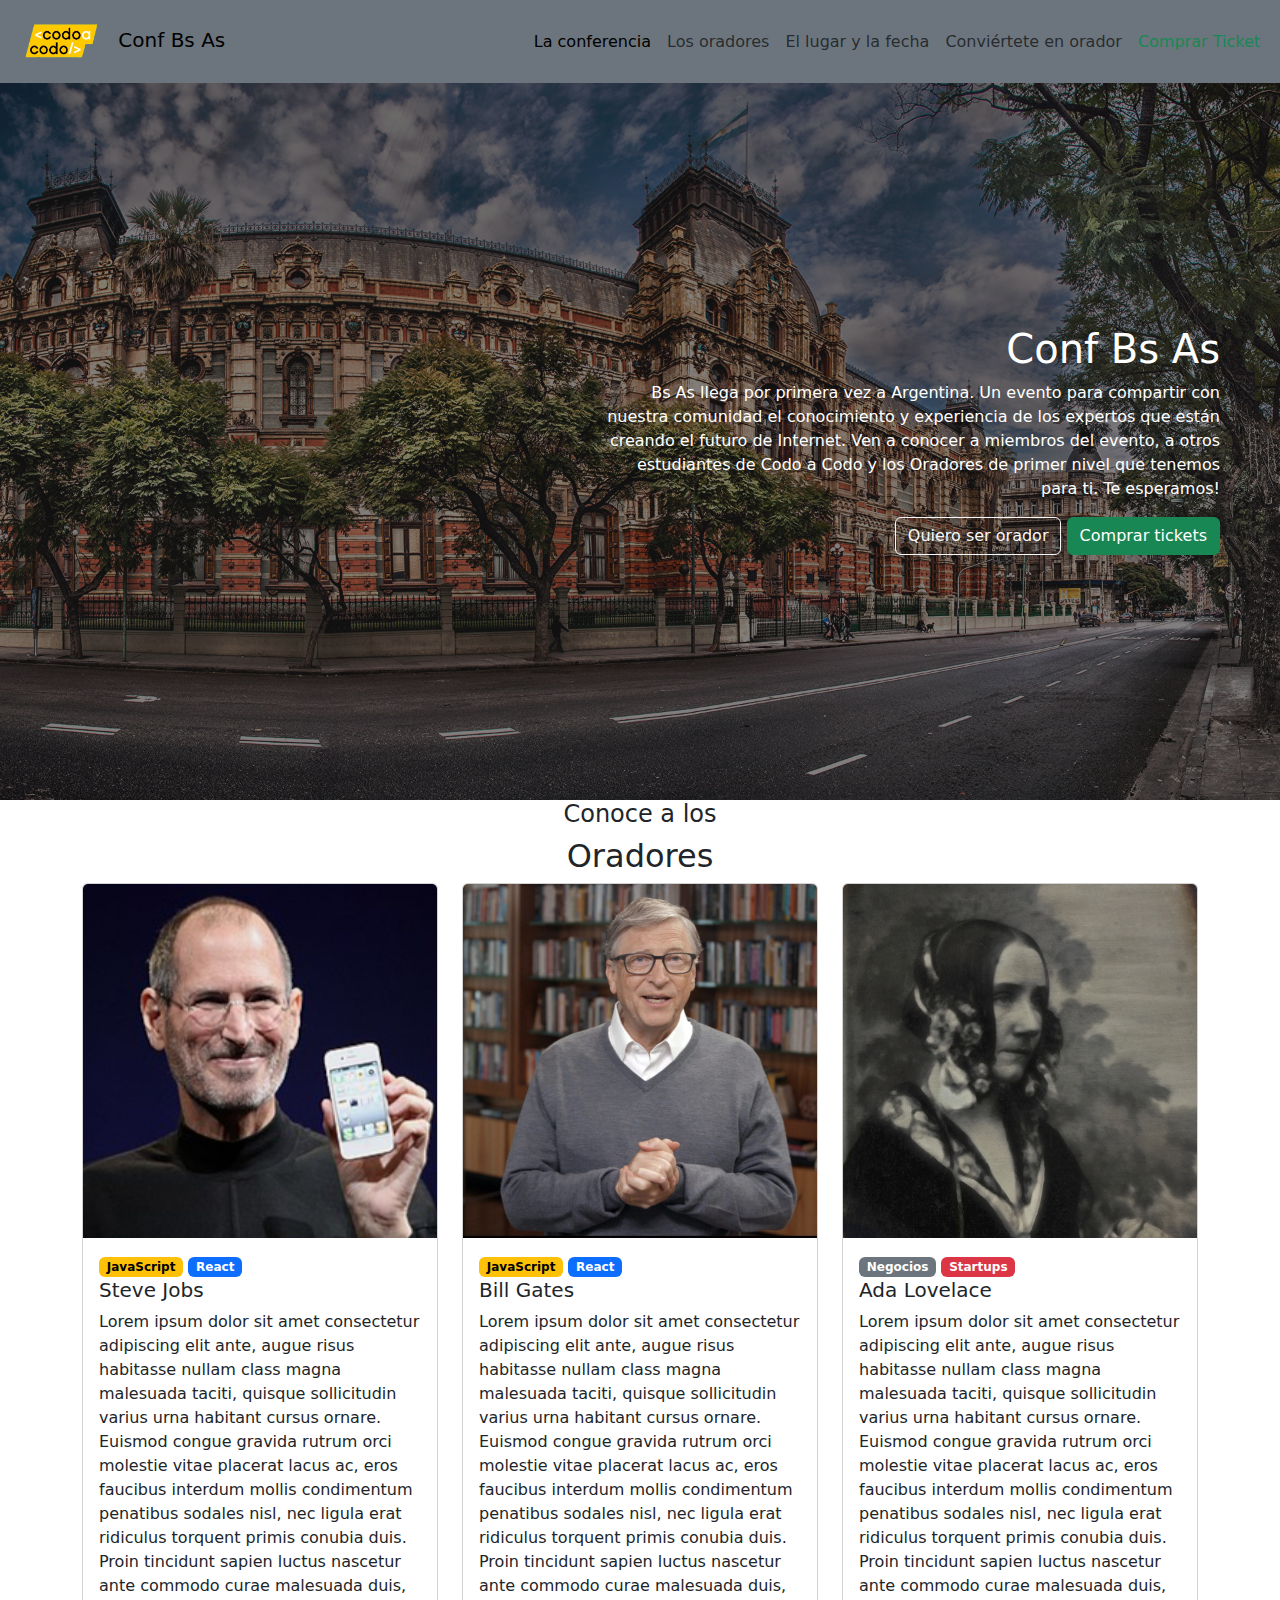
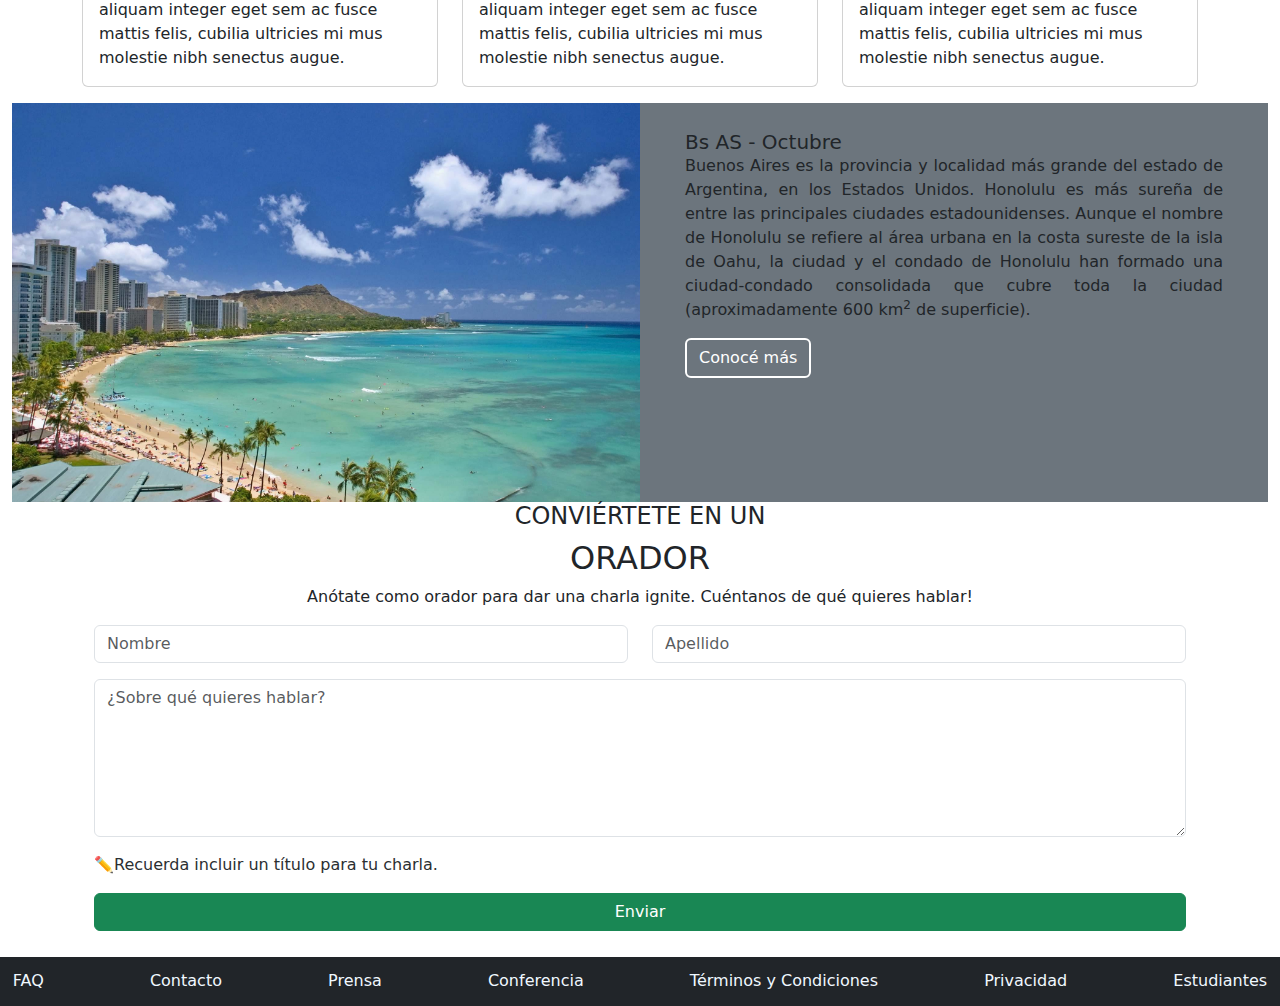
<file: index.html>
<!DOCTYPE html>
<html lang="es">

<head>
   <meta charset="UTF-8">
   <meta http-equiv="X-UA-Compatible" content="IE=edge">
   <meta name="viewport" content="width=device-width, initial-scale=1.0">
   <link rel="stylesheet" href="./css/bootstrap.min.css">
   <link rel="stylesheet" href="./css/style.css">
   <title>Los Oradores</title>
   <link rel="shortcut icon" href="./assets/img/codoacodo.png" type="image/x-icon">
</head>

<body>

   <!-- Header -->
   <nav class="navbar navbar-expand-lg bg-secondary fixed-top">
      <div class="container-fluid">
         <a class="navbar-brand" href="#">
            <img src="./assets/img/codoacodo.png" alt="Logo" width="100" class="d-inline-block align-text-center">
            Conf Bs As
         </a>
         <button class="navbar-toggler" type="button" data-bs-toggle="collapse" data-bs-target="#navbarNav"
            aria-controls="navbarNav" aria-expanded="false" aria-label="Toggle navigation">
            <span class="navbar-toggler-icon"></span>
         </button>
         <div class="collapse navbar-collapse flex-row-reverse" id="navbarNav">
            <ul class="navbar-nav">
               <li class="nav-item">
                  <a class="nav-link active" aria-current="page" href="#">La conferencia</a>
               </li>
               <li class="nav-item">
                  <a class="nav-link" href="#oradores">Los oradores</a>
               </li>
               <li class="nav-item">
                  <a class="nav-link" href="#lugar">El lugar y la fecha</a>
               </li>
               <li class="nav-item">
                  <a class="nav-link" href="#conviertete">Conviértete en orador</a>
               </li>
               <li class="nav-item">
                  <a class="nav-link text-success" href="ticket.html">Comprar Ticket</a>
               </li>
            </ul>
         </div>
      </div>
   </nav>

   <!-- Principal -->
   <div class="container-fluid">
      <div class="row imgFondo align-items-center flex-row-reverse">
         <div class="col-sm-6 text-white text-end m-5">
            <h1>Conf Bs As</h1>
            <p>Bs As llega por primera vez a Argentina. Un evento para compartir con nuestra comunidad el conocimiento y experiencia de los expertos que están creando el futuro de Internet. Ven a conocer a miembros del evento, a otros estudiantes de Codo a Codo y los Oradores de primer nivel que tenemos para ti. Te esperamos!</p>
            <button type="button" class="btn btn-outline-light">Quiero ser orador</button>
            <button type="button" class="btn btn-success">Comprar tickets</button>
         </div>
      </div>
   </div>

   <!-- Seccion oradores -->
   <div class="container" id="oradores">
      <h4 class="text-center">Conoce a los </h4>
      <h2 class="text-center">Oradores</h2>
      <div class="row row-cols-1 row-cols-md-3 g-4">
         <div class="col">
           <div class="card">
             <img src="./assets/img/steve2.jpg" class="card-img-top" alt="...">
             <div class="card-body">
               <span class="badge text-bg-warning">JavaScript</span>
               <span class="badge text-bg-primary">React</span>
               <h5 class="card-title">Steve Jobs</h5>
               <p class="card-text">Lorem ipsum dolor sit amet consectetur adipiscing elit ante, augue risus habitasse nullam class magna malesuada taciti, quisque sollicitudin varius urna habitant cursus ornare. Euismod congue gravida rutrum orci molestie vitae placerat lacus ac, eros faucibus interdum mollis condimentum penatibus sodales nisl, nec ligula erat ridiculus torquent primis conubia duis. Proin tincidunt sapien luctus nascetur ante commodo curae malesuada duis, aliquam integer eget sem ac fusce mattis felis, cubilia ultricies mi mus molestie nibh senectus augue.</p>
             </div>
           </div>
         </div>
         <div class="col">
           <div class="card">
             <img src="./assets/img/bill.jpg" class="card-img-top" alt="...">
             <div class="card-body">
               <span class="badge text-bg-warning">JavaScript</span>
               <span class="badge text-bg-primary">React</span>
               <h5 class="card-title">Bill Gates</h5>
               <p class="card-text">Lorem ipsum dolor sit amet consectetur adipiscing elit ante, augue risus habitasse nullam class magna malesuada taciti, quisque sollicitudin varius urna habitant cursus ornare. Euismod congue gravida rutrum orci molestie vitae placerat lacus ac, eros faucibus interdum mollis condimentum penatibus sodales nisl, nec ligula erat ridiculus torquent primis conubia duis. Proin tincidunt sapien luctus nascetur ante commodo curae malesuada duis, aliquam integer eget sem ac fusce mattis felis, cubilia ultricies mi mus molestie nibh senectus augue.</p>
             </div>
           </div>
         </div>
         <div class="col">
           <div class="card">
             <img src="./assets/img/ada.jpeg" class="card-img-top" alt="...">
             <div class="card-body">
               <span class="badge text-bg-secondary">Negocios</span>
               <span class="badge text-bg-danger">Startups</span>
               <h5 class="card-title">Ada Lovelace</h5>
               <p class="card-text">Lorem ipsum dolor sit amet consectetur adipiscing elit ante, augue risus habitasse nullam class magna malesuada taciti, quisque sollicitudin varius urna habitant cursus ornare. Euismod congue gravida rutrum orci molestie vitae placerat lacus ac, eros faucibus interdum mollis condimentum penatibus sodales nisl, nec ligula erat ridiculus torquent primis conubia duis. Proin tincidunt sapien luctus nascetur ante commodo curae malesuada duis, aliquam integer eget sem ac fusce mattis felis, cubilia ultricies mi mus molestie nibh senectus augue.</p>
             </div>
           </div>
         </div>
       </div>
   </div>

   <!-- Lugar y fecha -->
   <div class="container-fluid mt-3" id="lugar">
      <div class="row g-0">
         <div class="col-md-6">
            <img src="./assets/img/honolulu.jpg" class="img-fluid" alt="" loading="lazy">
         </div>
         <div class="col-md-6 bg-secondary">
            <div class="card-body" style="padding-left: 5vh; padding-right: 5vh; margin-top: 3vh; margin-bottom: 2vh;">
               <h5 class="card-title">Bs AS - Octubre</h5>
               <p class="card-text" style="    text-align: justify;">Buenos Aires es la provincia y localidad más grande del estado de Argentina, en los Estados Unidos. Honolulu es más sureña de entre las principales ciudades estadounidenses. Aunque el nombre de Honolulu se refiere al área urbana en la costa sureste de la isla de Oahu, la ciudad y el condado de Honolulu han formado una ciudad-condado consolidada que cubre toda la ciudad (aproximadamente 600 km<sup>2</sup> de superficie).</p>
               <a href="#" class="btn btn-primary">Conocé más</a>
             </div>
         </div>
      </div>
   </div>

   <!-- Conviertete en orador -->
   <div class="container" id="conviertete">
      <h4 class="text-center">CONVIÉRTETE EN UN</h4>
      <h2 class="text-center">ORADOR</h2>
      <p class="text-center">Anótate como orador para dar una charla ignite. Cuéntanos de qué quieres hablar!</p>
      <form class="container-fluid">
            <div class="row">
              <div class="col-12 col-md-6 mb-2">
                <input type="text" class="form-control" id="casilla-nombre" placeholder="Nombre">
              </div>
              <div class="col-12 col-md-6 mb-2">
                <input type="text" class="form-control col-12 col-md-6 mb-2" id="casilla-apellido" placeholder="Apellido">
              </div>
            </div>
            <div class="row">
              <div class="col-12 mb-2">
                <textarea class="form-control mb-2" id="casilla-tema" cols="30" rows="6" placeholder="¿Sobre qué quieres hablar?"></textarea>
              </div>
            </div>
            <div class="row text-start">
              <label class="fs-6 mb-3 text-secondary-emphasis">✏️Recuerda incluir un título para tu charla.</label>
            </div>
            <div class="row text-center">
              <div class="col-12">
                <button type="submit" class="btn btn-success w-100 boton-verde" id="negrita">
                  Enviar
                </button>
              </div>
            </div>
          </form>
   </div>

   <!-- Footer -->
   <footer>
    <nav class="navbar bg-dark" data-bs-theme="dark" id="footer">
      <a style="color:aliceblue;">FAQ</a>
      <a style="color:aliceblue;">Contacto</a>
      <a style="color:aliceblue;">Prensa</a>
      <a style="color:aliceblue;">Conferencia</a>
      <a style="color:aliceblue;">Términos y Condiciones</a>
      <a style="color:aliceblue;">Privacidad</a>
      <a style="color:aliceblue;">Estudiantes</a>
    </nav>
  </footer>

   <!-- Script -->
   <script src="./js/bootstrap.bundle.min.js"></script>
</body>

</html>
</file>
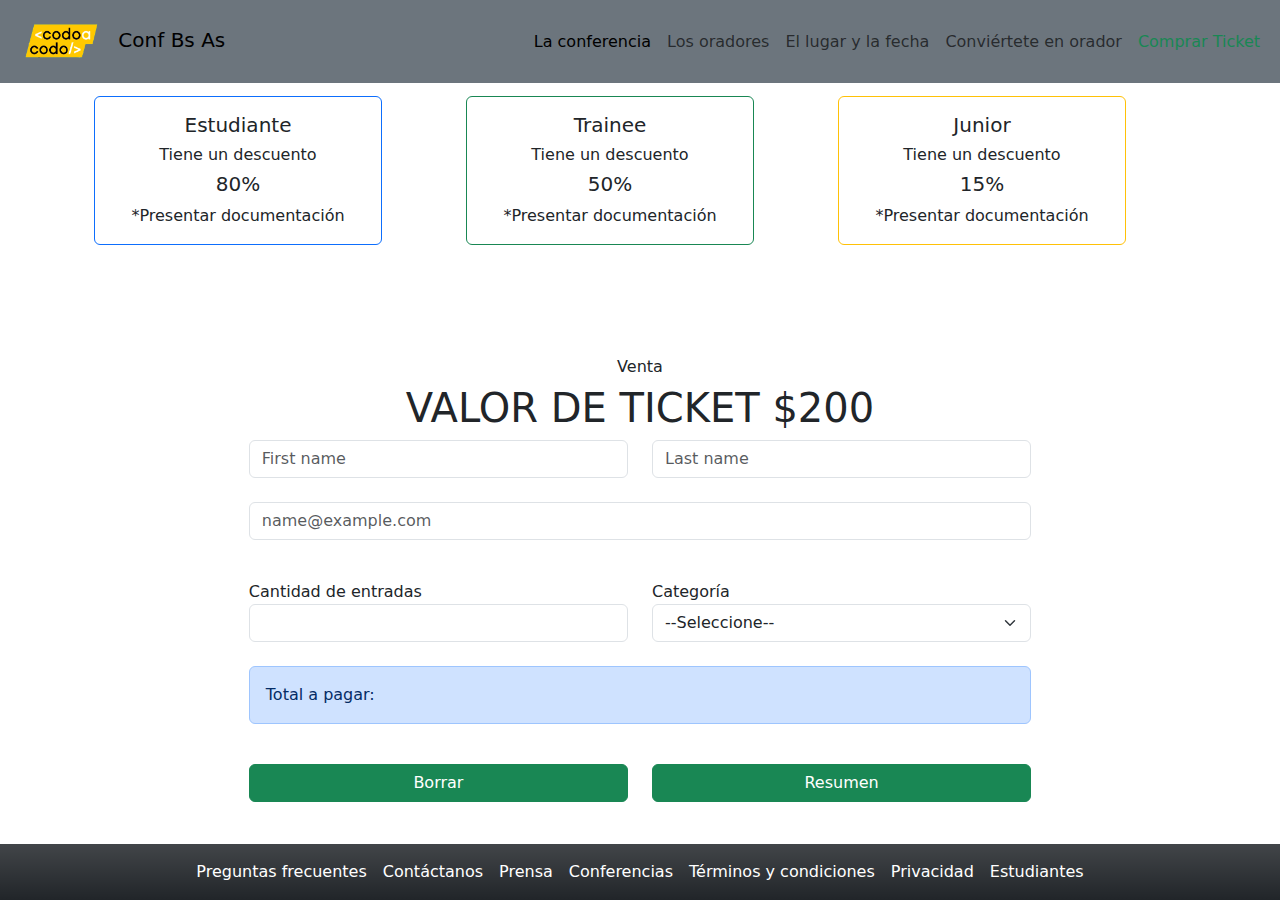
<file: ticket.html>
<!DOCTYPE html>
<html lang="es">

<head>
   <meta charset="UTF-8">
   <meta http-equiv="X-UA-Compatible" content="IE=edge">
   <meta name="viewport" content="width=device-width, initial-scale=1.0">
   <link rel="stylesheet" href="./css/bootstrap.min.css">
   <link rel="stylesheet" href="./css/style.css">
   <title>Los Oradores</title>
   <link rel="shortcut icon" href="./assets/img/codoacodo.png" type="image/x-icon">
</head>

<body>

   <!-- Header -->
   <nav class="navbar navbar-expand-lg bg-secondary fixed-top">
      <div class="container-fluid">
         <a class="navbar-brand" href="#">
            <img src="./assets/img/codoacodo.png" alt="Logo" width="100" class="d-inline-block align-text-center">
            Conf Bs As
         </a>
         <button class="navbar-toggler" type="button" data-bs-toggle="collapse" data-bs-target="#navbarNav"
            aria-controls="navbarNav" aria-expanded="false" aria-label="Toggle navigation">
            <span class="navbar-toggler-icon"></span>
         </button>
         <div class="collapse navbar-collapse flex-row-reverse" id="navbarNav">
            <ul class="navbar-nav">
               <li class="nav-item">
                  <a class="nav-link active" aria-current="page" href="./index.html#">La conferencia</a>
               </li>
               <li class="nav-item">
                  <a class="nav-link" href="./index.html#oradores">Los oradores</a>
               </li>
               <li class="nav-item">
                  <a class="nav-link" href="./index.html#lugar">El lugar y la fecha</a>
               </li>
               <li class="nav-item">
                  <a class="nav-link" href="./index.html#conviertete">Conviértete en orador</a>
               </li>
               <li class="nav-item">
                  <a class="nav-link disabled text-success" href="ticket.html">Comprar Ticket</a>
               </li>
            </ul>
         </div>
      </div>
   </nav>

  <!-- Cuerpo -->
    <main> 
        <div class="container px-4 py-5" id="feature-3">
            <div class="row g-4 py-5 row-cols-1 row-cols-lg-3" id="cartas">
                <div class="col">
                    <div class="card border-primary mb-3" style="width: 18rem; text-align: center;">
                        <div class="card-body">
                            <h5 class="card-title">Estudiante</h5>
                            <h6 class="card-title">Tiene un descuento</h6>
                            <h5 class="card-title">80%</h5>
                            <p class="card-text">*Presentar documentación</p>
                        </div>
                    </div>
                </div>
                <div class="col">
                    <div class="card border-success mb-3" style="width: 18rem;text-align: center;">
                        <div class="card-body">
                            <h5 class="card-title">Trainee</h5>
                            <h6 class="card-title">Tiene un descuento</h6>
                            <h5 class="card-title">50%</h5>
                            <p class="card-text">*Presentar documentación</p>
                        </div>
                    </div>
                </div>
                <div class="col">
                    <div class="card border-warning mb-3" style="width: 18rem;text-align: center;">
                        <div class="card-body">
                            <h5 class="card-title">Junior</h5>
                            <h6 class="card-title">Tiene un descuento</h6>
                            <h5 class="card-title">15%</h5>
                            <p class="card-text">*Presentar documentación</p>
                        </div>
                    </div>
                </div>
            </div>
        </div>   
    </main>

    <!-- inicio del formulario -->
    <section>
        <h6 style="text-align: center;">Venta</h6>
        <h1 style="text-align: center;">VALOR DE TICKET $200</h1>
        <form class="container-fluid" style="width: 63%" action="cargaForm.jsp">
            <div class="row">
            <div class="col">
                <input type="text" name="nombre" class="form-control" placeholder="First name" aria-label="First name" id="nombre">
            </div>
            <div class="col">
                <input type="text" name="apellido" class="form-control" placeholder="Last name" aria-label="Last name" id="apellido">
            </div>
            </div>
            <br>
            <div class="mb-3">
            <input type="email" name="mail" class="form-control" id="mail" placeholder="name@example.com">
            </div>
            <br>
            <div class="row">
                <div class="col">
                <label for="cantidad">Cantidad de entradas</label>
                <input id="cantidad" name="cantidad" type="number" min="1" max="10" class="form-control" placeholder="">
                </div>
                <div class="col">
                <label for="categoria">Categoría</label>
                <select class="form-select" name="categoria" aria-label="Default select example" id="categoria">
                    <option selected="">--Seleccione--</option>
                    <option value="Sin Categoria">Sin Categoria</option>
                    <option value="Estudiante">Estudiante</option>
                    <option value="Trainee">Trainee</option>
                    <option value="Junior">Junior</option>
                </select>
                </div>
            </div>
            <br>
            <span id="error" style="color:red"></span>
            <div class="alert alert-primary" role="alert">
                Total a pagar: <span id="total_a_pagar"></span>
            </div>
            <br>
            <div class="row">
                <div class="d-grid col-6 mx-auto;">
                <button class="btn btn-success" type="button" id="btnBorrar">Borrar</button>
                </div>
                <div class="d-grid col-6 mx-auto">
                    <button class="btn btn-success" type="submit" id="btnResumen">Resumen</button>
                </div>
            </div>
            <br>
            <br>

        </form>
    </section>

    <footer>
        <nav class="navbar navbar-expand-lg bg-dark fixed-bottom bg-gradient">
            <div class="container-fluid d-flex ">
                <div class="collapse navbar-collapse justify-content-center" id="navbarNav">
                    <ul class="navbar-nav">
                        <li class="nav-item">
                            <a class="nav-link text-white text-sm-center" href="#">Preguntas frecuentes</a>
                        </li>
                        <li class="nav-item">
                            <a class="nav-link text-white text-sm-center" href="#">Contáctanos</a>
                        </li>
                        <li class="nav-item">
                            <a class="nav-link text-white text-sm-center" href="#">Prensa</a>
                        </li>
                        <li class="nav-item">
                            <a class="nav-link text-white text-sm-center" href="#">Conferencias</a>
                        </li>
                        <li class="nav-item">
                            <a class="nav-link text-white text-sm-center" href="#">Términos y condiciones</a>
                        </li>
                        <li class="nav-item">
                            <a class="nav-link text-white text-sm-center" href="#">Privacidad</a>
                        </li>
                        <li class="nav-item">
                            <a class="nav-link text-white text-sm-center" href="#">Estudiantes</a>
                        </li>
                    </ul>
                </div>
            </div>
        </nav>
    </footer>
    <br>

<!-- JavaScript Libraries -->
<script src="./js/script.js"></script>

<script src="https://cdn.jsdelivr.net/npm/bootstrap@5.2.2/dist/js/bootstrap.bundle.min.js" integrity="sha384-OERcA2EqjJCMA+/3y+gxIOqMEjwtxJY7qPCqsdltbNJuaOe923+mo//f6V8Qbsw3" crossorigin="anonymous"></script>

<script src="https://cdn.jsdelivr.net/npm/@popperjs/core@2.11.6/dist/umd/popper.min.js" integrity="sha384-oBqDVmMz9ATKxIep9tiCxS/Z9fNfEXiDAYTujMAeBAsjFuCZSmKbSSUnQlmh/jp3" crossorigin="anonymous">
</script>

<script src="https://cdn.jsdelivr.net/npm/bootstrap@5.2.1/dist/js/bootstrap.min.js" integrity="sha384-7VPbUDkoPSGFnVtYi0QogXtr74QeVeeIs99Qfg5YCF+TidwNdjvaKZX19NZ/e6oz" crossorigin="anonymous">
</script>
</body>

</html>
</file>
<file: css/style.css>
.imgFondo {
   background-image: url("../assets/img/hawaii.jpg");
   background-position: center;
   background-size: cover;
   height: 80vh;
   background-color: rgb(66, 63, 63);
   background-blend-mode: soft-light;
   margin-top: 5em;
}

.nav-item:hover {
   background-color: slategrey;
   border-radius: 20px;
}

.btn-primary {
   background-color: transparent;
   border: 2px solid white;
}

.img-fluid {
   max-width: 100%;
   height: -webkit-fill-available;
}

#footer {
   margin-top: 2%;
   padding: 1%;
}
</file>
